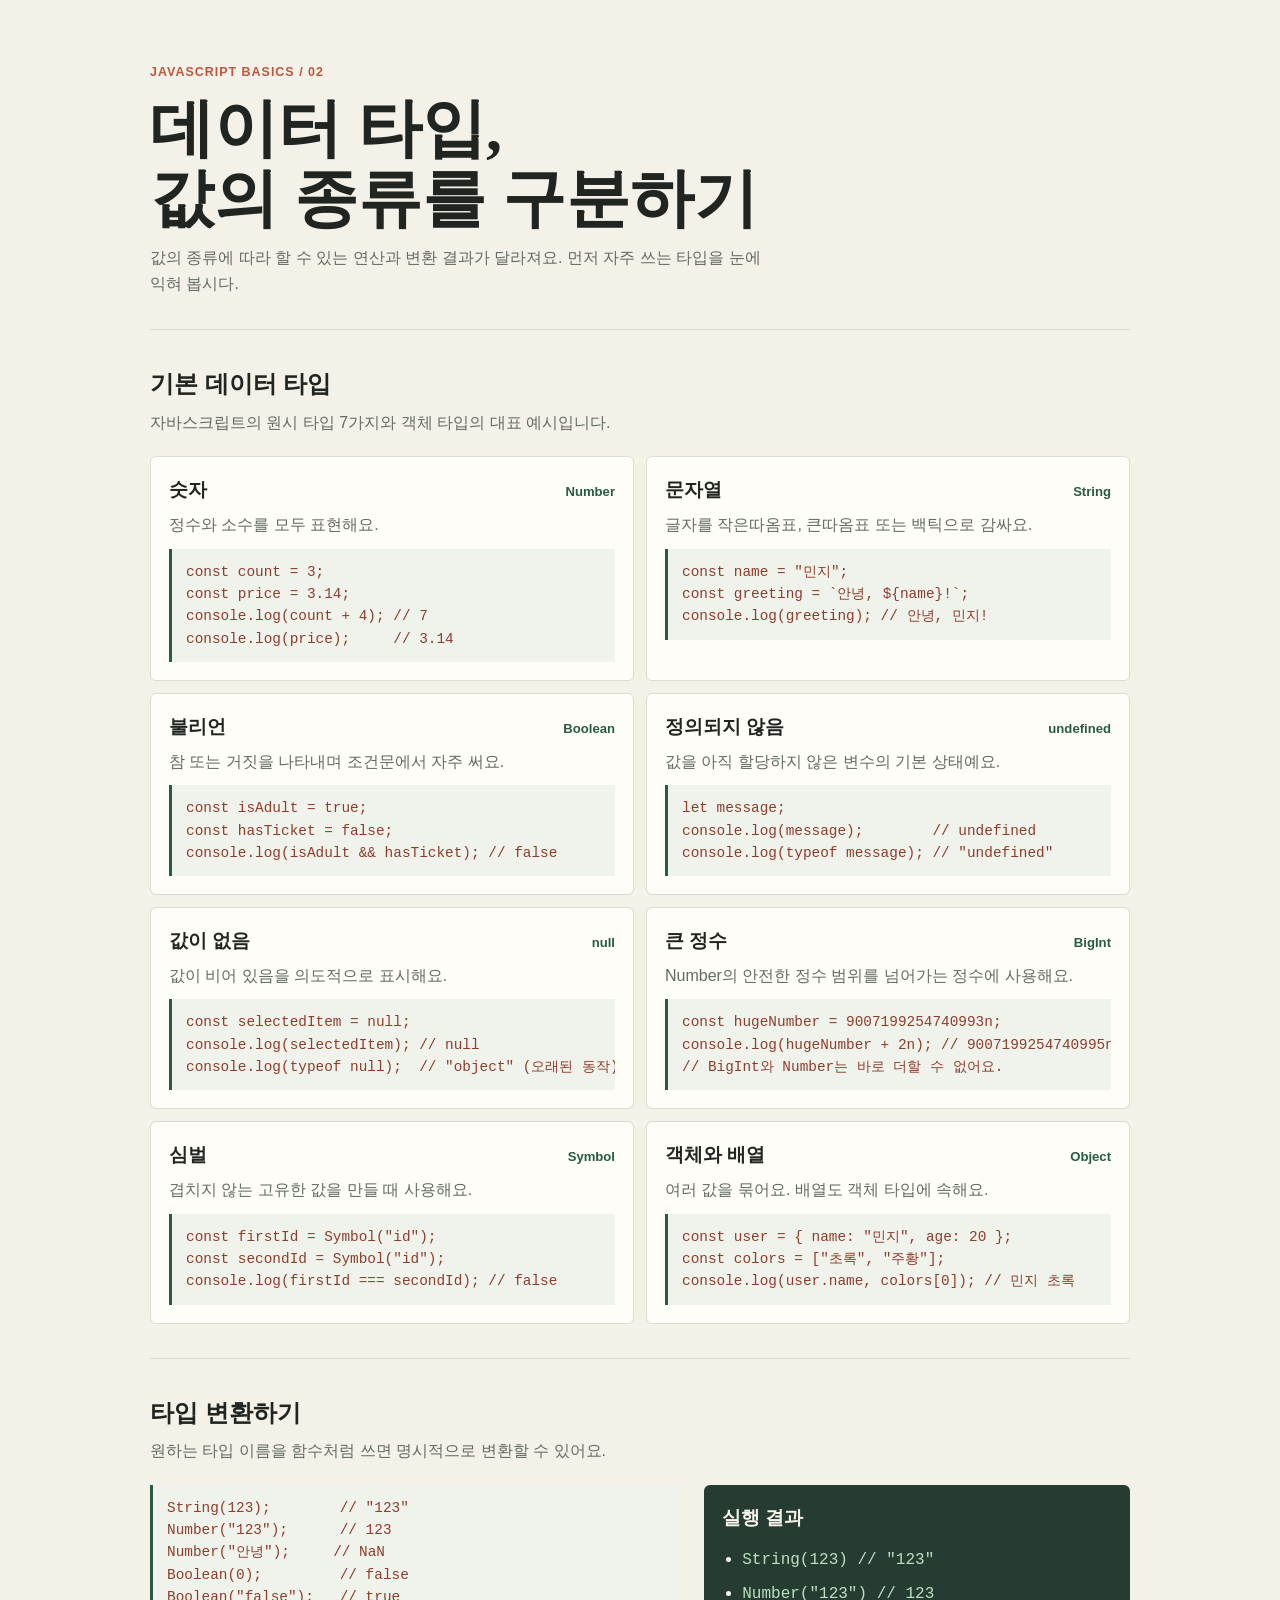
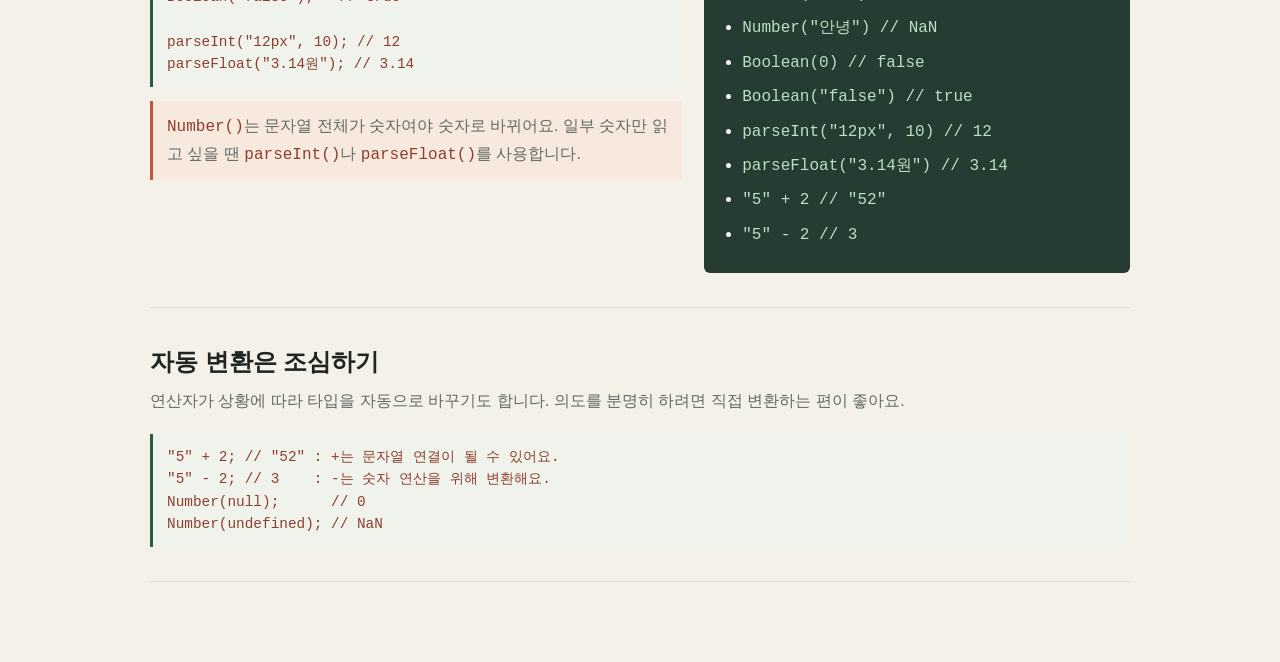
<file: javascript/type/index.html>
<!doctype html>
<html lang="ko">
  <head>
    <meta charset="UTF-8" />
    <meta name="viewport" content="width=device-width, initial-scale=1.0" />
    <meta name="theme-color" content="#f4f1e8" />
    <title>JavaScript 데이터 타입과 변환</title>
    <script src="index.js" defer></script>
    <style>
      :root {
        color-scheme: light;
        --ink: #202522;
        --muted: #626b65;
        --paper: #f4f1e8;
        --panel: #fffdf7;
        --line: #d9ded5;
        --green: #275b45;
        --coral: #be573f;
      }

      * { box-sizing: border-box; }
      body {
        margin: 0;
        color: var(--ink);
        background: var(--paper);
        font-family: "Segoe UI", "Malgun Gothic", sans-serif;
        line-height: 1.65;
      }
      main { width: min(100% - 36px, 980px); margin: 0 auto; padding: 58px 0 80px; }
      header { padding-bottom: 32px; border-bottom: 1px solid var(--line); }
      .eyebrow { color: var(--coral); font-size: 0.78rem; font-weight: 800; letter-spacing: 0.08em; }
      h1, h2, h3, p { margin-top: 0; }
      h1 { max-width: 700px; margin: 10px 0 12px; font-family: Georgia, "Malgun Gothic", serif; font-size: clamp(2.2rem, 7vw, 4rem); line-height: 1.08; }
      header p { max-width: 620px; margin-bottom: 0; color: var(--muted); }
      section { padding: 34px 0; border-bottom: 1px solid var(--line); }
      h2 { margin-bottom: 6px; font-size: 1.5rem; }
      .section-intro { margin-bottom: 20px; color: var(--muted); }
      .type-grid { display: grid; grid-template-columns: repeat(2, minmax(0, 1fr)); gap: 12px; }
      article { min-width: 0; padding: 18px; border: 1px solid var(--line); border-radius: 6px; background: var(--panel); }
      article h3 { display: flex; align-items: baseline; justify-content: space-between; gap: 10px; margin-bottom: 6px; }
      article h3 span { color: var(--green); font-size: 0.82rem; font-weight: 600; }
      article p { margin-bottom: 10px; color: var(--muted); }
      code, pre { font-family: Consolas, "Courier New", monospace; }
      code { color: #8d3d2c; }
      pre { overflow-x: auto; margin: 0; padding: 12px 14px; border-left: 3px solid var(--green); background: #f0f3ec; font-size: 0.9rem; line-height: 1.55; }
      .conversion-grid { display: grid; grid-template-columns: minmax(0, 1fr) minmax(240px, 0.8fr); gap: 22px; align-items: start; }
      .result-panel { padding: 18px; border-radius: 6px; color: #f7f5ec; background: #263b32; }
      .result-panel h3 { margin-bottom: 12px; }
      #conversion-results { margin: 0; padding-left: 20px; }
      #conversion-results li { margin: 7px 0; overflow-wrap: anywhere; }
      #conversion-results code { color: #bce0c2; }
      .note { margin: 14px 0 0; padding: 12px 14px; border-left: 3px solid var(--coral); color: var(--muted); background: #f8e9df; }
      @media (max-width: 680px) {
        main { width: min(100% - 28px, 980px); padding-top: 36px; }
        .type-grid, .conversion-grid { grid-template-columns: 1fr; }
      }
    </style>
  </head>
  <body>
    <main>
      <header>
        <span class="eyebrow">JAVASCRIPT BASICS / 02</span>
        <h1>데이터 타입,<br />값의 종류를 구분하기</h1>
        <p>값의 종류에 따라 할 수 있는 연산과 변환 결과가 달라져요. 먼저 자주 쓰는 타입을 눈에 익혀 봅시다.</p>
      </header>

      <section aria-labelledby="types-title">
        <h2 id="types-title">기본 데이터 타입</h2>
        <p class="section-intro">자바스크립트의 원시 타입 7가지와 객체 타입의 대표 예시입니다.</p>
        <div class="type-grid">
          <article>
            <h3>숫자 <span>Number</span></h3>
            <p>정수와 소수를 모두 표현해요.</p>
            <pre><code>const count = 3;
const price = 3.14;
console.log(count + 4); // 7
console.log(price);     // 3.14</code></pre>
          </article>
          <article>
            <h3>문자열 <span>String</span></h3>
            <p>글자를 작은따옴표, 큰따옴표 또는 백틱으로 감싸요.</p>
            <pre><code>const name = "민지";
const greeting = `안녕, ${name}!`;
console.log(greeting); // 안녕, 민지!</code></pre>
          </article>
          <article>
            <h3>불리언 <span>Boolean</span></h3>
            <p>참 또는 거짓을 나타내며 조건문에서 자주 써요.</p>
            <pre><code>const isAdult = true;
const hasTicket = false;
console.log(isAdult && hasTicket); // false</code></pre>
          </article>
          <article>
            <h3>정의되지 않음 <span>undefined</span></h3>
            <p>값을 아직 할당하지 않은 변수의 기본 상태예요.</p>
            <pre><code>let message;
console.log(message);        // undefined
console.log(typeof message); // "undefined"</code></pre>
          </article>
          <article>
            <h3>값이 없음 <span>null</span></h3>
            <p>값이 비어 있음을 의도적으로 표시해요.</p>
            <pre><code>const selectedItem = null;
console.log(selectedItem); // null
console.log(typeof null);  // "object" (오래된 동작)</code></pre>
          </article>
          <article>
            <h3>큰 정수 <span>BigInt</span></h3>
            <p>Number의 안전한 정수 범위를 넘어가는 정수에 사용해요.</p>
            <pre><code>const hugeNumber = 9007199254740993n;
console.log(hugeNumber + 2n); // 9007199254740995n
// BigInt와 Number는 바로 더할 수 없어요.</code></pre>
          </article>
          <article>
            <h3>심벌 <span>Symbol</span></h3>
            <p>겹치지 않는 고유한 값을 만들 때 사용해요.</p>
            <pre><code>const firstId = Symbol("id");
const secondId = Symbol("id");
console.log(firstId === secondId); // false</code></pre>
          </article>
          <article>
            <h3>객체와 배열 <span>Object</span></h3>
            <p>여러 값을 묶어요. 배열도 객체 타입에 속해요.</p>
            <pre><code>const user = { name: "민지", age: 20 };
const colors = ["초록", "주황"];
console.log(user.name, colors[0]); // 민지 초록</code></pre>
          </article>
        </div>
      </section>

      <section aria-labelledby="convert-title">
        <h2 id="convert-title">타입 변환하기</h2>
        <p class="section-intro">원하는 타입 이름을 함수처럼 쓰면 명시적으로 변환할 수 있어요.</p>
        <div class="conversion-grid">
          <div>
            <pre><code>String(123);        // "123"
Number("123");      // 123
Number("안녕");     // NaN
Boolean(0);         // false
Boolean("false");   // true

parseInt("12px", 10); // 12
parseFloat("3.14원"); // 3.14</code></pre>
            <p class="note"><code>Number()</code>는 문자열 전체가 숫자여야 숫자로 바뀌어요. 일부 숫자만 읽고 싶을 땐 <code>parseInt()</code>나 <code>parseFloat()</code>를 사용합니다.</p>
          </div>
          <aside class="result-panel" aria-live="polite">
            <h3>실행 결과</h3>
            <ul id="conversion-results"></ul>
          </aside>
        </div>
      </section>

      <section aria-labelledby="coercion-title">
        <h2 id="coercion-title">자동 변환은 조심하기</h2>
        <p class="section-intro">연산자가 상황에 따라 타입을 자동으로 바꾸기도 합니다. 의도를 분명히 하려면 직접 변환하는 편이 좋아요.</p>
        <pre><code>"5" + 2; // "52" : +는 문자열 연결이 될 수 있어요.
"5" - 2; // 3    : -는 숫자 연산을 위해 변환해요.
Number(null);      // 0
Number(undefined); // NaN</code></pre>
      </section>
    </main>
  </body>
</html>
</file>
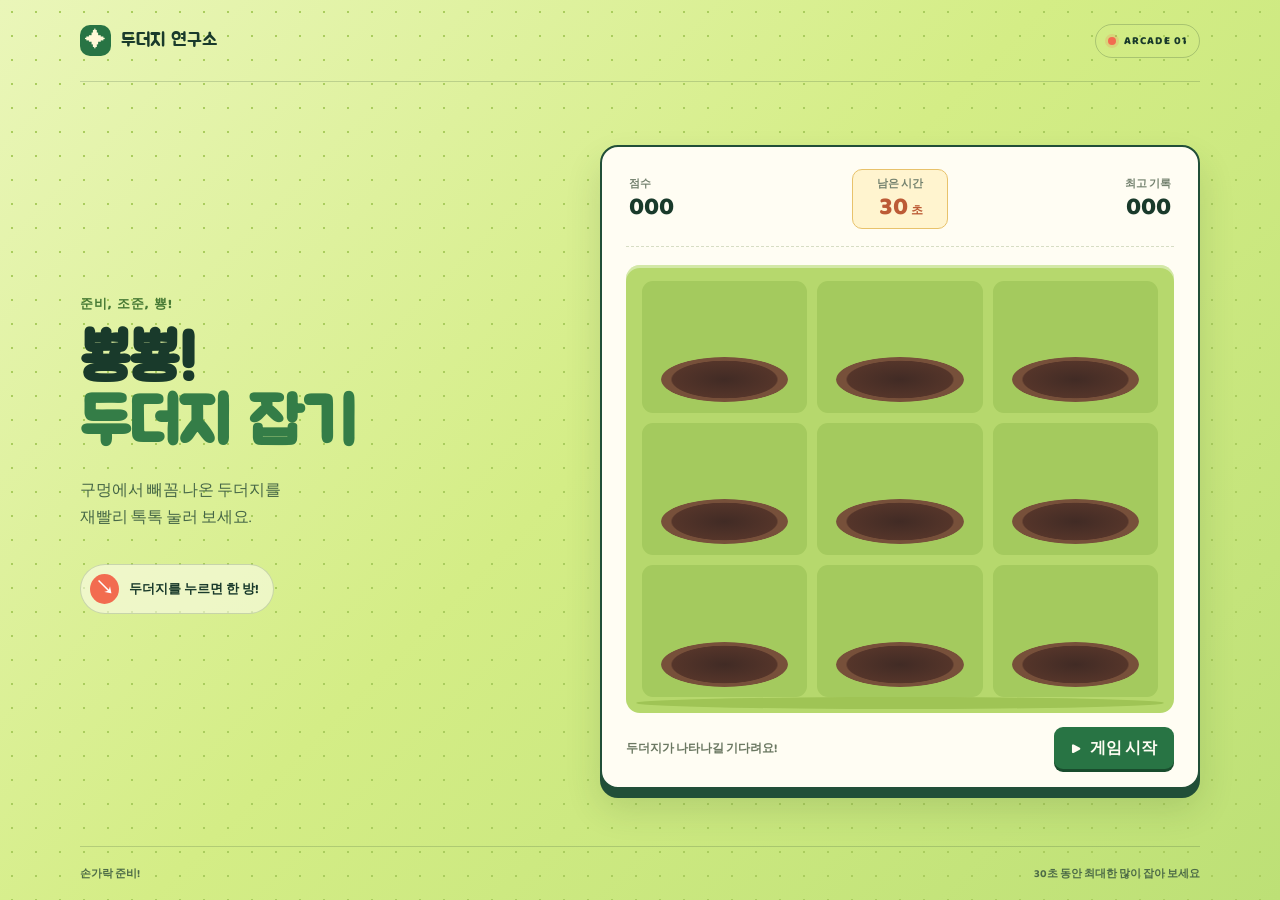
<file: review/whackamole.html>
<!doctype html>
<html lang="ko">
<head>
  <meta charset="utf-8">
  <meta name="viewport" content="width=device-width, initial-scale=1">
  <meta name="theme-color" content="#d9f28a">
  <title>뿅뿅! 두더지 잡기</title>
  <link rel="stylesheet" href="whackamole.css">
  <script src="game.js" defer></script>
</head>
<body>
  <main class="game-shell">
    <header class="topbar">
      <a class="brand" href="index.html" aria-label="뿅뿅 두더지 잡기 홈">
        <span class="brand-mark" aria-hidden="true">✦</span>
        <span>두더지 연구소</span>
      </a>
      <span class="round-tag"><span class="live-dot"></span> ARCADE 01</span>
    </header>

    <section class="game-layout" aria-labelledby="game-title">
      <div class="game-copy">
        <p class="eyebrow">준비, 조준, 뿅!</p>
        <h1 id="game-title">뿅뿅!<br><span>두더지 잡기</span></h1>
        <p class="intro">구멍에서 빼꼼 나온 두더지를<br>재빨리 톡톡 눌러 보세요.</p>
        <div class="how-to" aria-hidden="true"><span class="how-to-icon">↘</span><span>두더지를 누르면 한 방!</span></div>
      </div>

      <section class="arcade" aria-label="두더지 잡기 게임">
        <div class="scoreboard">
          <div class="stat">
            <span class="stat-label">점수</span>
            <strong id="score" aria-live="polite">000</strong>
          </div>
          <div class="stat timer-stat">
            <span class="stat-label">남은 시간</span>
            <strong><span id="time">30</span><small>초</small></strong>
          </div>
          <div class="stat best-stat">
            <span class="stat-label">최고 기록</span>
            <strong id="best-score">000</strong>
          </div>
        </div>

        <div class="board-wrap">
          <div class="board" id="board" aria-label="두더지 게임판">
            <button class="hole" type="button" aria-label="첫 번째 구멍, 두더지 없음"><span class="mole" aria-hidden="true"><span class="ear ear-left"></span><span class="ear ear-right"></span><span class="face"><i class="eye eye-left"></i><i class="eye eye-right"></i><i class="nose"></i><i class="tooth"></i></span></span><span class="hit-mark" aria-hidden="true">퍽!</span><span class="hole-shadow"></span></button>
            <button class="hole" type="button" aria-label="두 번째 구멍, 두더지 없음"><span class="mole" aria-hidden="true"><span class="ear ear-left"></span><span class="ear ear-right"></span><span class="face"><i class="eye eye-left"></i><i class="eye eye-right"></i><i class="nose"></i><i class="tooth"></i></span></span><span class="hit-mark" aria-hidden="true">퍽!</span><span class="hole-shadow"></span></button>
            <button class="hole" type="button" aria-label="세 번째 구멍, 두더지 없음"><span class="mole" aria-hidden="true"><span class="ear ear-left"></span><span class="ear ear-right"></span><span class="face"><i class="eye eye-left"></i><i class="eye eye-right"></i><i class="nose"></i><i class="tooth"></i></span></span><span class="hit-mark" aria-hidden="true">퍽!</span><span class="hole-shadow"></span></button>
            <button class="hole" type="button" aria-label="네 번째 구멍, 두더지 없음"><span class="mole" aria-hidden="true"><span class="ear ear-left"></span><span class="ear ear-right"></span><span class="face"><i class="eye eye-left"></i><i class="eye eye-right"></i><i class="nose"></i><i class="tooth"></i></span></span><span class="hit-mark" aria-hidden="true">퍽!</span><span class="hole-shadow"></span></button>
            <button class="hole" type="button" aria-label="다섯 번째 구멍, 두더지 없음"><span class="mole" aria-hidden="true"><span class="ear ear-left"></span><span class="ear ear-right"></span><span class="face"><i class="eye eye-left"></i><i class="eye eye-right"></i><i class="nose"></i><i class="tooth"></i></span></span><span class="hit-mark" aria-hidden="true">퍽!</span><span class="hole-shadow"></span></button>
            <button class="hole" type="button" aria-label="여섯 번째 구멍, 두더지 없음"><span class="mole" aria-hidden="true"><span class="ear ear-left"></span><span class="ear ear-right"></span><span class="face"><i class="eye eye-left"></i><i class="eye eye-right"></i><i class="nose"></i><i class="tooth"></i></span></span><span class="hit-mark" aria-hidden="true">퍽!</span><span class="hole-shadow"></span></button>
            <button class="hole" type="button" aria-label="일곱 번째 구멍, 두더지 없음"><span class="mole" aria-hidden="true"><span class="ear ear-left"></span><span class="ear ear-right"></span><span class="face"><i class="eye eye-left"></i><i class="eye eye-right"></i><i class="nose"></i><i class="tooth"></i></span></span><span class="hit-mark" aria-hidden="true">퍽!</span><span class="hole-shadow"></span></button>
            <button class="hole" type="button" aria-label="여덟 번째 구멍, 두더지 없음"><span class="mole" aria-hidden="true"><span class="ear ear-left"></span><span class="ear ear-right"></span><span class="face"><i class="eye eye-left"></i><i class="eye eye-right"></i><i class="nose"></i><i class="tooth"></i></span></span><span class="hit-mark" aria-hidden="true">퍽!</span><span class="hole-shadow"></span></button>
            <button class="hole" type="button" aria-label="아홉 번째 구멍, 두더지 없음"><span class="mole" aria-hidden="true"><span class="ear ear-left"></span><span class="ear ear-right"></span><span class="face"><i class="eye eye-left"></i><i class="eye eye-right"></i><i class="nose"></i><i class="tooth"></i></span></span><span class="hit-mark" aria-hidden="true">퍽!</span><span class="hole-shadow"></span></button>
          </div>
          <div class="board-rim" aria-hidden="true"></div>
        </div>

        <div class="game-controls">
          <p id="message" role="status" aria-live="polite">두더지가 나타나길 기다려요!</p>
          <button class="start-button" id="start-button" type="button"><span aria-hidden="true">▶</span> 게임 시작</button>
        </div>
      </section>
    </section>
    <footer class="footer"><span>손가락 준비!</span><span>30초 동안 최대한 많이 잡아 보세요</span></footer>
  </main>
</body>
</html>
</file>
<file: review/whackamole.css>
@import url('https://fonts.googleapis.com/css2?family=Baloo+2:wght@600;700;800&family=Jua&display=swap');

:root {
  color-scheme: light;
  --ink: #193a2b;
  --green: #287444;
  --leaf: #b8dd59;
  --paper: #fffdf3;
  --coral: #f26c50;
  --soil: #7b4937;
}

* { box-sizing: border-box; }

body {
  min-width: 320px;
  min-height: 100vh;
  margin: 0;
  color: var(--ink);
  background-color: #d9f28a;
  background-image: radial-gradient(#aacd5e 1.2px, transparent 1.2px), linear-gradient(135deg, #eaf6b9 0%, #d4ed86 48%, #bde076 100%);
  background-size: 24px 24px, auto;
  font-family: 'Baloo 2', 'Trebuchet MS', sans-serif;
}

button { font: inherit; }

.game-shell {
  width: min(1120px, calc(100% - 48px));
  min-height: 100vh;
  margin: 0 auto;
  display: flex;
  flex-direction: column;
}

.topbar, .brand, .round-tag, .footer, .game-controls, .scoreboard { display: flex; align-items: center; }
.topbar { height: 82px; justify-content: space-between; border-bottom: 1px solid rgb(25 58 43 / 18%); }
.brand { gap: 10px; color: var(--ink); font-family: 'Jua', sans-serif; font-size: 19px; text-decoration: none; }
.brand-mark { display: grid; width: 31px; aspect-ratio: 1; place-items: center; border-radius: 10px; color: #fff8d7; background: var(--green); font-size: 21px; }
.round-tag { gap: 8px; padding: 7px 12px; border: 1px solid rgb(25 58 43 / 22%); border-radius: 99px; font-size: 11px; font-weight: 800; letter-spacing: 1.1px; }
.live-dot { width: 8px; aspect-ratio: 1; border-radius: 50%; background: var(--coral); box-shadow: 0 0 0 3px rgb(242 108 80 / 18%); }

.game-layout { flex: 1; display: grid; grid-template-columns: minmax(230px, .72fr) minmax(500px, 1.28fr); align-items: center; gap: clamp(32px, 7vw, 100px); padding: 40px 0 34px; }
.game-copy { align-self: center; padding-bottom: 26px; animation: arrive .55s both; }
.eyebrow { margin: 0 0 15px; color: #477a35; font-size: 13px; font-weight: 800; letter-spacing: 1.2px; }
h1 { margin: 0; font-family: 'Jua', sans-serif; font-size: clamp(42px, 5vw, 66px); line-height: .99; letter-spacing: 0; }
h1 span { color: #347d47; }
.intro { margin: 22px 0 0; color: #466747; font-size: 16px; line-height: 1.65; }
.how-to { display: inline-flex; align-items: center; gap: 10px; margin-top: 33px; padding: 9px 14px 9px 9px; border: 1px solid rgb(25 58 43 / 18%); border-radius: 999px; background: rgb(255 253 243 / 55%); font-size: 13px; font-weight: 700; }
.how-to-icon { display: grid; width: 29px; aspect-ratio: 1; place-items: center; border-radius: 50%; color: white; background: var(--coral); font-size: 19px; }

.arcade { width: 100%; max-width: 600px; justify-self: end; padding: 22px 24px 17px; border: 2px solid #214f38; border-radius: 18px; background: var(--paper); box-shadow: 0 9px 0 #214f38, 0 19px 35px rgb(42 73 31 / 16%); animation: arrive .6s .08s both; }
.scoreboard { justify-content: space-between; padding: 0 3px 17px; border-bottom: 1px dashed #d7ddc4; }
.stat { display: flex; flex-direction: column; gap: 0; min-width: 74px; }
.stat-label { color: #73816e; font-size: 11px; font-weight: 700; }
.stat strong { color: var(--ink); font-family: 'Baloo 2', sans-serif; font-size: 25px; font-weight: 800; line-height: 1.15; font-variant-numeric: tabular-nums; }
.timer-stat { align-items: center; min-width: 96px; padding: 5px 16px 6px; border: 1px solid #e8c26b; border-radius: 10px; background: #fff4cf; }
.timer-stat strong { color: #bc5b36; }
.timer-stat small { margin-left: 3px; font-size: 12px; }
.best-stat { align-items: flex-end; }

.board-wrap { position: relative; margin: 18px 0 13px; padding: 16px; border-radius: 14px; background: #b6d86d; box-shadow: inset 0 3px 0 rgb(255 255 255 / 40%); }
.board { position: relative; z-index: 1; display: grid; grid-template-columns: repeat(3, minmax(0, 1fr)); gap: 10px; }
.hole { position: relative; display: grid; min-width: 0; aspect-ratio: 1.25 / 1; place-items: end center; overflow: hidden; padding: 0; border: 0; border-radius: 11px; background: #a4ca5e; cursor: crosshair; -webkit-tap-highlight-color: transparent; }
.hole:focus-visible { outline: 3px solid #fff; outline-offset: -5px; }
.hole-shadow { position: absolute; z-index: 2; bottom: 8%; width: 77%; height: 34%; border-radius: 50%; background: radial-gradient(ellipse, #412b25 0%, #55352a 58%, #77503a 60%, #77503a 70%, transparent 72%); }
.mole { position: absolute; z-index: 1; bottom: 20%; left: 50%; width: 57%; height: 72%; opacity: 0; transform: translate(-50%, 75%) scale(.72); transform-origin: center bottom; transition: opacity .12s ease, transform .19s cubic-bezier(.18,.9,.35,1.25); pointer-events: none; }
.hole.is-up .mole { opacity: 1; transform: translate(-50%, 0) scale(1); }
.ear { position: absolute; top: 2%; width: 35%; aspect-ratio: 1; border: 3px solid #684333; border-radius: 50%; background: #ba8060; }
.ear::after { position: absolute; inset: 24%; border-radius: 50%; background: #eaa18a; content: ''; }
.ear-left { left: 4%; }
.ear-right { right: 4%; }
.face { position: absolute; inset: 17% 0 0; overflow: hidden; border: 3px solid #684333; border-radius: 48% 48% 42% 42%; background: linear-gradient(135deg, #bd8764, #966247 74%); box-shadow: inset 0 5px 0 rgb(255 232 194 / 20%); }
.face::before { position: absolute; right: 10%; bottom: 13%; left: 10%; height: 39%; border-radius: 50%; background: #f3d8b1; content: ''; }
.eye { position: absolute; z-index: 1; top: 34%; width: 8%; aspect-ratio: 1; border-radius: 50%; background: #20251e; }
.eye-left { left: 28%; }
.eye-right { right: 28%; }
.nose { position: absolute; z-index: 2; top: 49%; left: 50%; width: 22%; height: 15%; border-radius: 50% 50% 48% 48%; background: #ee927f; transform: translateX(-50%); }
.tooth { position: absolute; z-index: 2; top: 64%; left: 50%; width: 9%; height: 13%; border-radius: 0 0 3px 3px; background: white; transform: translateX(-50%); }
.hit-mark { position: absolute; z-index: 4; top: 1%; left: 50%; color: #ff6045; font-family: 'Jua', sans-serif; font-size: clamp(18px, 2.5vw, 28px); opacity: 0; transform: translate(-50%, 12px) rotate(-12deg) scale(.5); pointer-events: none; }
.hole.is-hit .mole { opacity: 1; transform: translate(-50%, 38%) scale(1.1, .56) rotate(-9deg); transition: transform .08s ease-out, opacity .08s ease-out; }
.hole.is-hit .hit-mark { animation: bonk .42s cubic-bezier(.2,.8,.2,1) both; }
.hole.is-hit::after { position: absolute; z-index: 3; top: 19%; left: 50%; width: 70%; aspect-ratio: 1; border: 3px dotted #fff8cd; border-radius: 50%; content: ''; animation: pop .35s ease-out both; }
.board-rim { position: absolute; right: 10px; bottom: 4px; left: 10px; height: 12px; border-radius: 50%; background: #9fc455; }

.game-controls { min-height: 44px; justify-content: space-between; gap: 10px; }
.game-controls p { margin: 0; color: #6b7862; font-size: 12px; font-weight: 700; }
.start-button { display: inline-flex; min-height: 42px; align-items: center; justify-content: center; gap: 9px; padding: 0 17px; border: 0; border-radius: 9px; color: #fffdf3; background: var(--green); box-shadow: 0 3px 0 #194c2d; cursor: pointer; font-weight: 800; transition: transform .12s ease, background .12s ease, box-shadow .12s ease; }
.start-button:hover { background: #1e6038; transform: translateY(-1px); }
.start-button:active { box-shadow: 0 1px 0 #194c2d; transform: translateY(2px); }
.start-button:focus-visible { outline: 3px solid #e89e42; outline-offset: 3px; }
.footer { justify-content: space-between; min-height: 54px; border-top: 1px solid rgb(25 58 43 / 18%); color: #4d6b47; font-size: 11px; font-weight: 700; }

@keyframes arrive { from { opacity: 0; transform: translateY(12px); } to { opacity: 1; transform: translateY(0); } }
@keyframes bonk { 15% { opacity: 1; transform: translate(-50%, -5px) rotate(-12deg) scale(1.15); } 65% { opacity: 1; transform: translate(-50%, 0) rotate(-12deg) scale(1); } 100% { opacity: 0; transform: translate(-50%, -7px) rotate(-12deg) scale(.8); } }
@keyframes pop { from { opacity: 1; transform: translate(-50%, 0) scale(.45); } to { opacity: 0; transform: translate(-50%, -9px) scale(1.25); } }

@media (max-width: 760px) {
  .game-shell { width: min(540px, calc(100% - 32px)); }
  .topbar { height: 68px; }
  .game-layout { grid-template-columns: 1fr; gap: 20px; padding: 28px 0 24px; }
  .game-copy { padding: 0; text-align: center; }
  .eyebrow { margin-bottom: 9px; }
  h1 { font-size: 45px; line-height: 1; }
  .intro { display: none; }
  .how-to { margin-top: 15px; }
  .arcade { justify-self: center; padding: 16px 16px 13px; }
  .board-wrap { margin: 14px 0 11px; padding: 12px; }
  .board { gap: 8px; }
  .hole { aspect-ratio: 1.18 / 1; }
  .footer { min-height: 44px; }
}

@media (max-width: 390px) {
  .game-shell { width: calc(100% - 22px); }
  .arcade { padding-right: 11px; padding-left: 11px; }
  .board-wrap { padding: 9px; }
  .board { gap: 6px; }
  .stat { min-width: 57px; }
  .timer-stat { min-width: 82px; padding-right: 10px; padding-left: 10px; }
  .game-controls p { font-size: 11px; }
  .start-button { min-height: 39px; padding: 0 12px; font-size: 13px; }
  .footer span:last-child { max-width: 180px; text-align: right; }
}

@media (prefers-reduced-motion: reduce) {
  *, *::before, *::after { scroll-behavior: auto !important; animation-duration: .01ms !important; animation-iteration-count: 1 !important; transition-duration: .01ms !important; }
}
</file>
